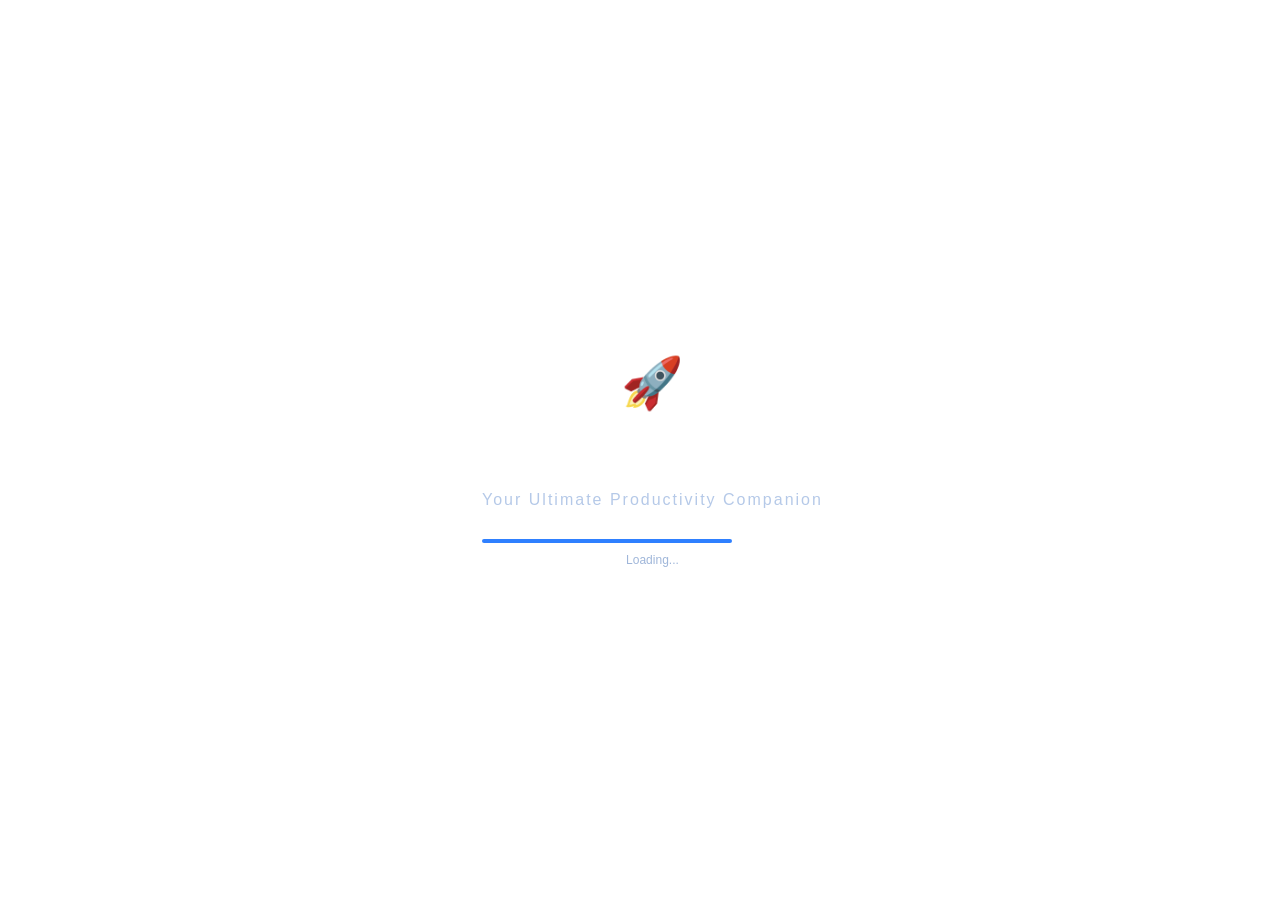
<file: index.html>
<!DOCTYPE html>
<html>

<head>
<title>Productivity & Focus Tracker</title>

<link href="https://cdn.jsdelivr.net/npm/bootstrap@5.3.2/dist/css/bootstrap.min.css" rel="stylesheet">

</head>

<body class="bg-success">

<div class="container mt-5">

    <div class="row">
        <div class="col-12">
            <h1 class="border p-3 bg-light text-center">
                Welcome to Productivity & Focus Tracker
            </h1>
        </div>
    </div>

    <div class="row mt-3">
        <div class="col-12">
            <h3 class="text-center border border-dark p-2">
                "Track your tasks, focus your time, improve your life."
            </h3>
        </div>
    </div>

    <div class="row mt-4 text-center">


        <div class="col-md-4">
            <a href="task.html" class="btn btn-primary">Task Manager</a>
        </div>

        <div class="col-md-4">
            <a href="focus.html" class="btn btn-primary">Focus Timer</a>
        </div>

    </div>

    <div class="row mt-4">
        <div class="col-12 text-center">
            <p>Get started by logging in or creating an account.</p>
        </div>
    </div>

</div>
<script>
window.location.href = "splash.html";
</script>

</body>
</html>
</file>
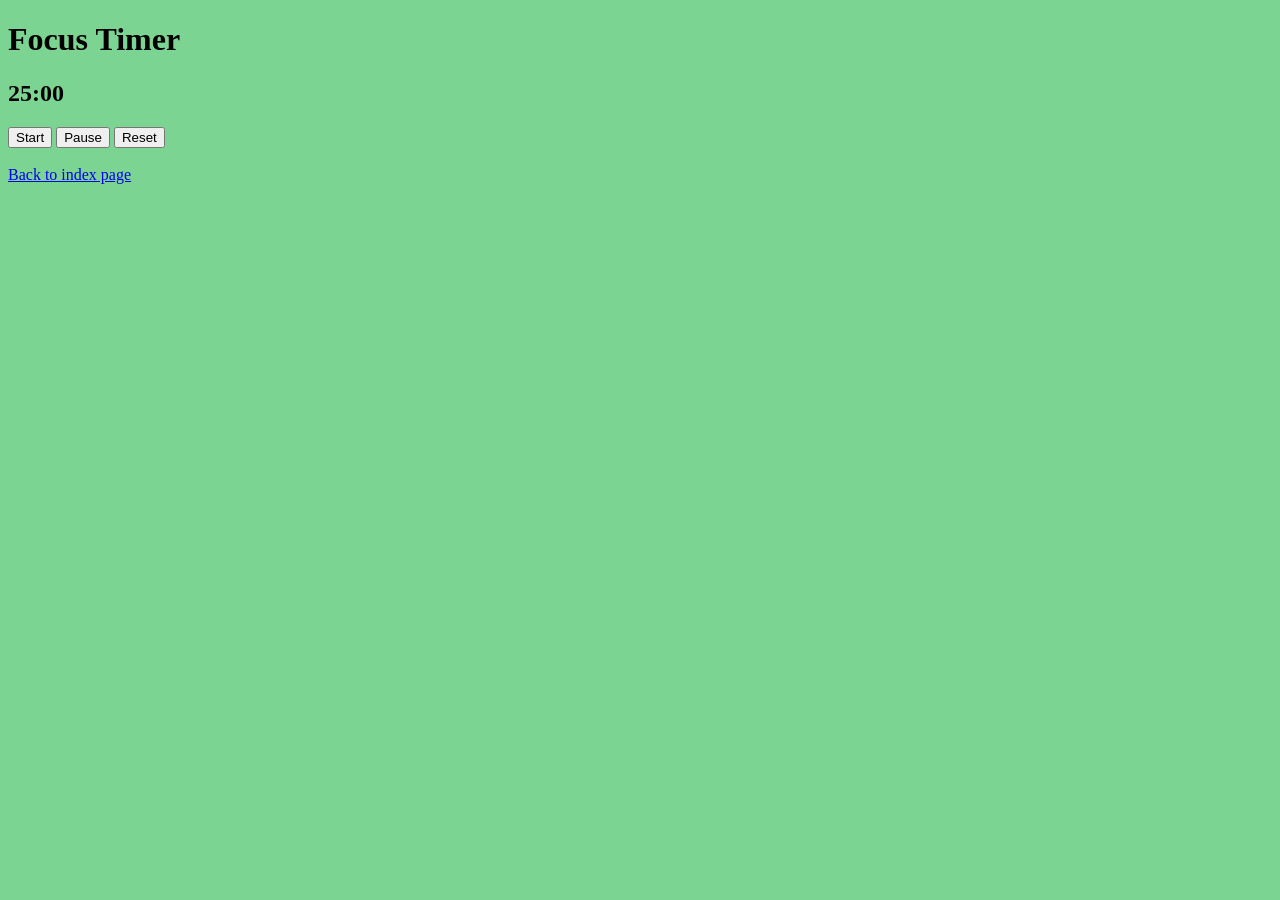
<file: focus.html>
<!DOCTYPE html>
<html>
<head>
    <title>Focus Timer</title>
      <link rel="stylesheet" href="style.css">

</head>
<body>

    <h1>Focus Timer</h1>

    <h2>25:00</h2>

    <button>Start</button>
    <button>Pause</button>
    <button>Reset</button>

    <br><br>
    <a href="index.html">Back to index page</a>

</body>
</html>
</file>
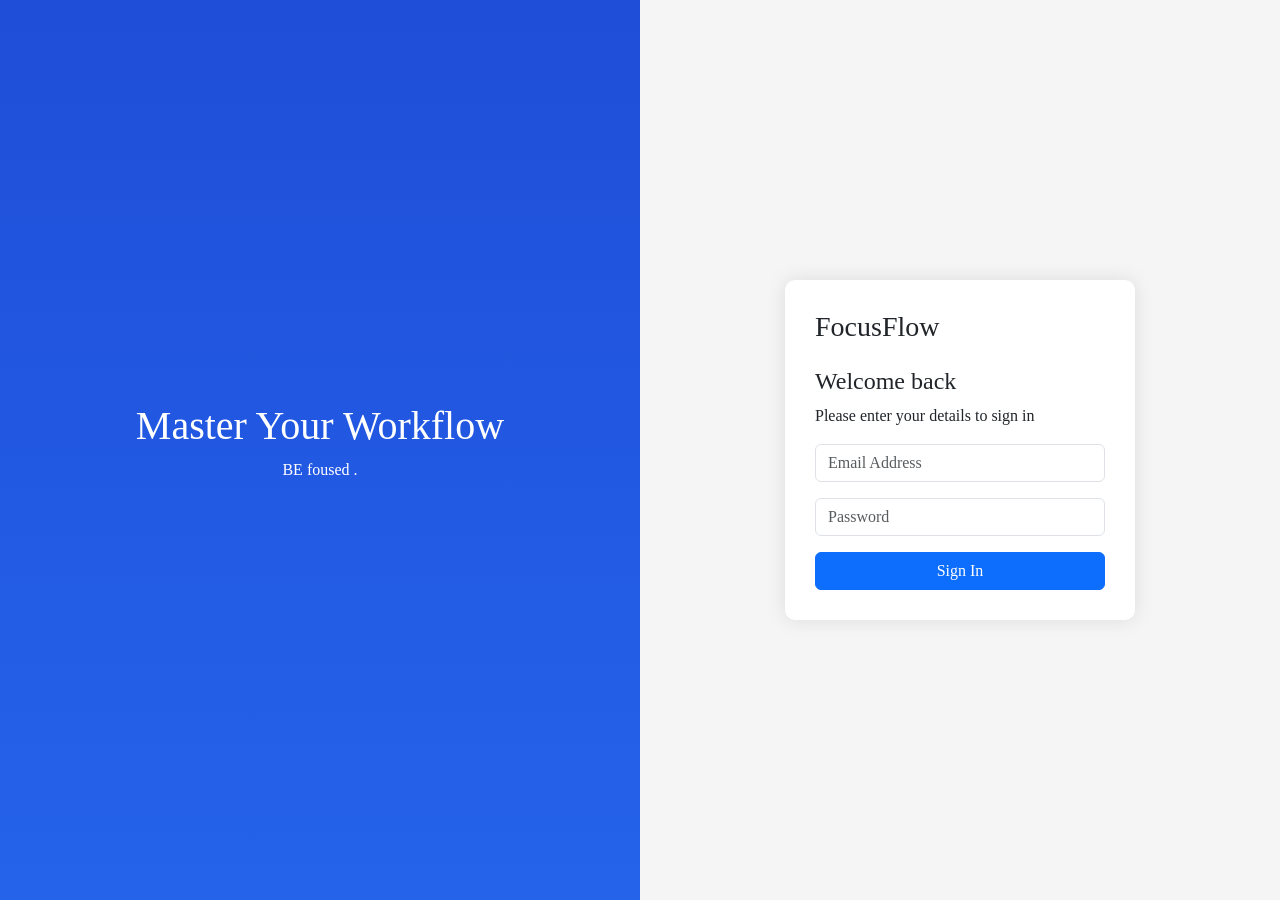
<file: login.html>
<!DOCTYPE html>
<html>
<head>

<title>FocusFlow Login</title>

<meta name="viewport" content="width=device-width, initial-scale=1">

<link href="https://cdn.jsdelivr.net/npm/bootstrap@5.3.2/dist/css/bootstrap.min.css" rel="stylesheet">

<link rel="stylesheet" href="login.css">

</head>

<body>

<div class="container-fluid vh-100">

<div class="row h-100">


<div class="col-md-6 left-panel">

<div class="overlay-text">
<h1>Master Your Workflow</h1>
<p>BE foused .</p>
</div>

</div>


<div class="col-md-6 d-flex align-items-center justify-content-center">

<div class="login-box">

<h3 class="mb-4">FocusFlow</h3>

<h4>Welcome back</h4>
<p>Please enter your details to sign in</p>

<form onsubmit="loginUser(event)">

<input type="email" id="email" class="form-control mb-3" placeholder="Email Address" required>

<input type="password" id="password" class="form-control mb-3" placeholder="Password" required>

<button class="btn btn-primary w-100">Sign In</button>

</form>

</div>

</div>

</div>

</div>

<script src="login.js"></script>

</body>
</html>
</file>
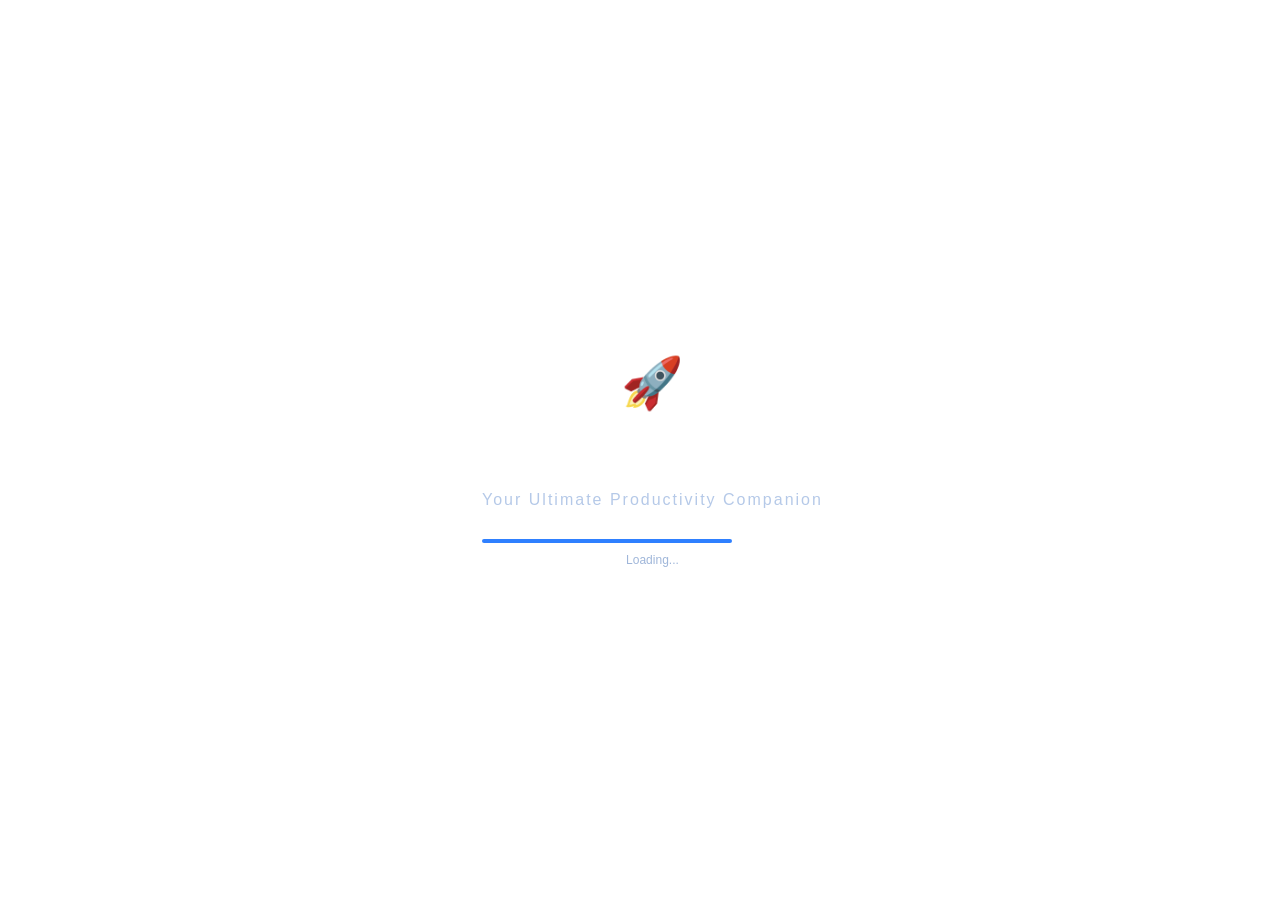
<file: splash.html>
<!DOCTYPE html>
<html>
<head>
    title<FocusFlow-splash></title>
        <meta name="viewport" content="width=device-width, initial-scale=1">
        <link rel="stylesheet" href="style1.css">
</head>
<body>
    <div class="container">
        <div class="icon-box">
            <div class="icon">🚀</div>
        </div>
    </div>
    <div class="title">FocusFlow</div>
    <div class="subtitle">Your Ultimate Productivity Companion</div>
    <div class="loader">
        <div class="progress"></div>
    </div>
    <div class="loading-text">Loading...</div>
<script>
    setTimeout(function() {
        window.location.href = "login.html";
    }, 3000);
</script>
</body>
</html>
</file>
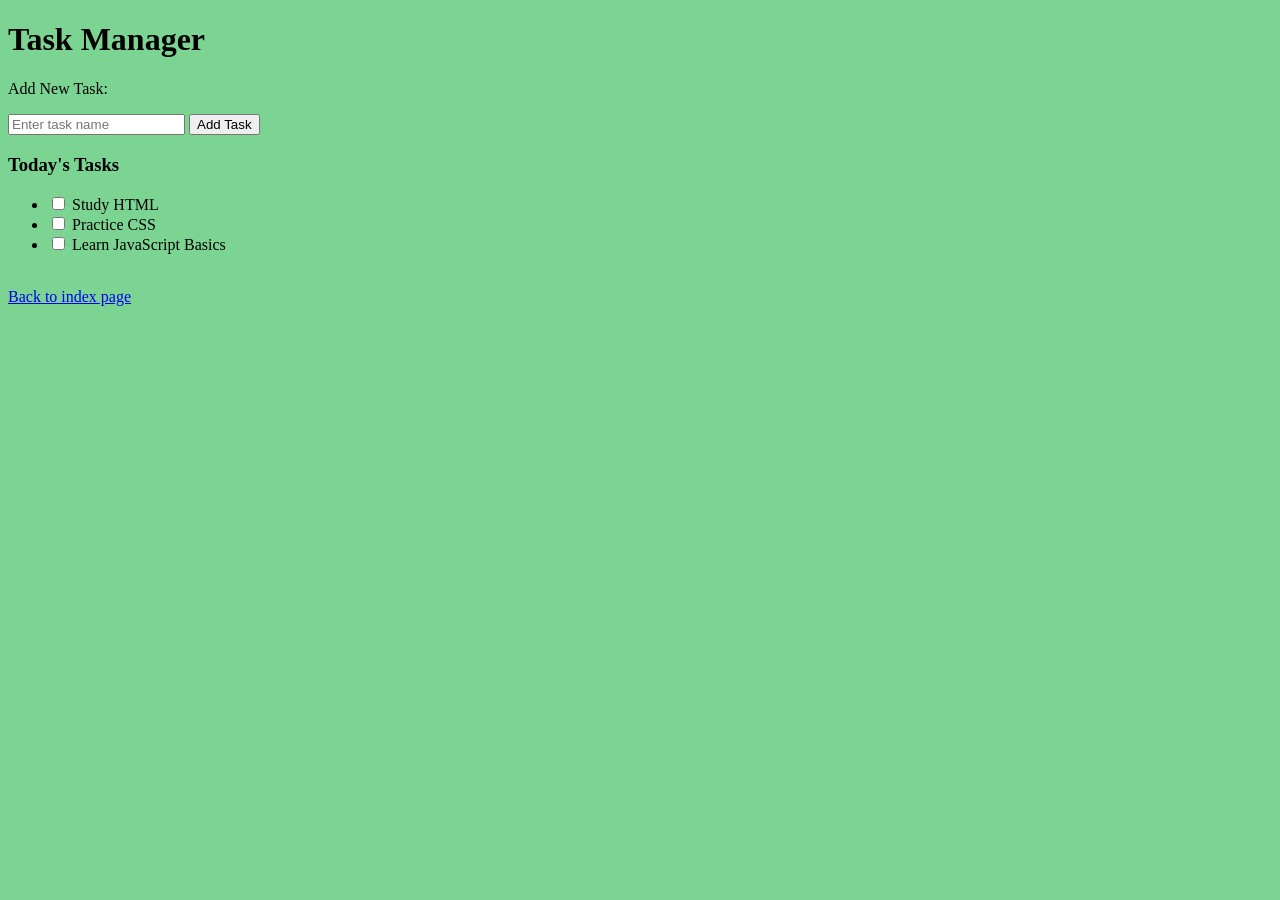
<file: task.html>
<!DOCTYPE html>
<html>
<head>
    <title>Task Manager</title>
      <link rel="stylesheet" href="style.css">

</head>
<body>

    <h1>Task Manager</h1>

    <p>Add New Task:</p>
    <input type="text" placeholder="Enter task name">
    <button>Add Task</button>

    <h3>Today's Tasks</h3>

    <ul>
        <li><input type="checkbox"> Study HTML</li>
        <li><input type="checkbox"> Practice CSS</li>
        <li><input type="checkbox"> Learn JavaScript Basics</li>
    </ul>

    <br>
    <a href="index.html">Back to index page</a>

</body>
</html>
</file>
<file: style.css>
.h1{
    text-align: center;
    border: 10px solid #828a07;
    color: #1b4c7d;
}
body {
    background-color: #7cd492;
}
</file>
<file: login.css>
body{
background:#f5f5f5;
font-family:'Times New Roman', Times, serif, Helvetica, sans-serif;
}

.left-panel{
background:#1f4ed8;
background-image:linear-gradient(#1f4ed8,#2563eb);
display:flex;
align-items:center;
justify-content:center;
color:white;
text-align:center;
}

.overlay-text{
max-width:400px;
}

.login-box{
width:350px;
background:white;
padding:30px;
border-radius:10px;
box-shadow:0 0 20px rgba(0,0,0,0.1);
}
</file>
<file: style1.css>
body{
    margin: 0;
    height: 100vh;
    display: flex;
    justify-content: center;
    align-items: center;
    background-color:linear-gradient(135deg, #ff9a9e 0%, #fad0c4 100%);
    font-family: 'Arial', sans-serif;
    color:white;
    text-align: center;
}
.container{
    display: flex;
    flex-direction: column;
    align-items: center;

}
.icon-box{
    width: 100px;
    height: 100px;
    background-color: rgba(255, 255, 255, 0.2);
    border-radius: 20px;
    display: flex;
    justify-content: center;
    align-items: center;
    margin-bottom: 20px;
}
.icon{
    font-size: 50px;
    color:#4da3ff;
}
.title{
    font-size: 24px;
    font-weight: bold;
    margin-bottom: 10px;
}
.subtitle{
    font-size: 16px;
    letter-spacing: 2px;
    color:#b5c9e8;
    margin-top: 5px;
}
.loader{
    width:250px;
height:4px;
background:#20395c;
margin-top:30px;
border-radius:10px;
overflow:hidden;
}
.progress{
width:0%;
height:100%;
background:#2f80ff;
animation:load 3s linear forwards;
}
@keyframes load{
0%{width:0%;}
100%{width:100%;}
}
.loading-text{
font-size:12px;
color:#9fb6d9;
margin-top:10px;
}
</file>
